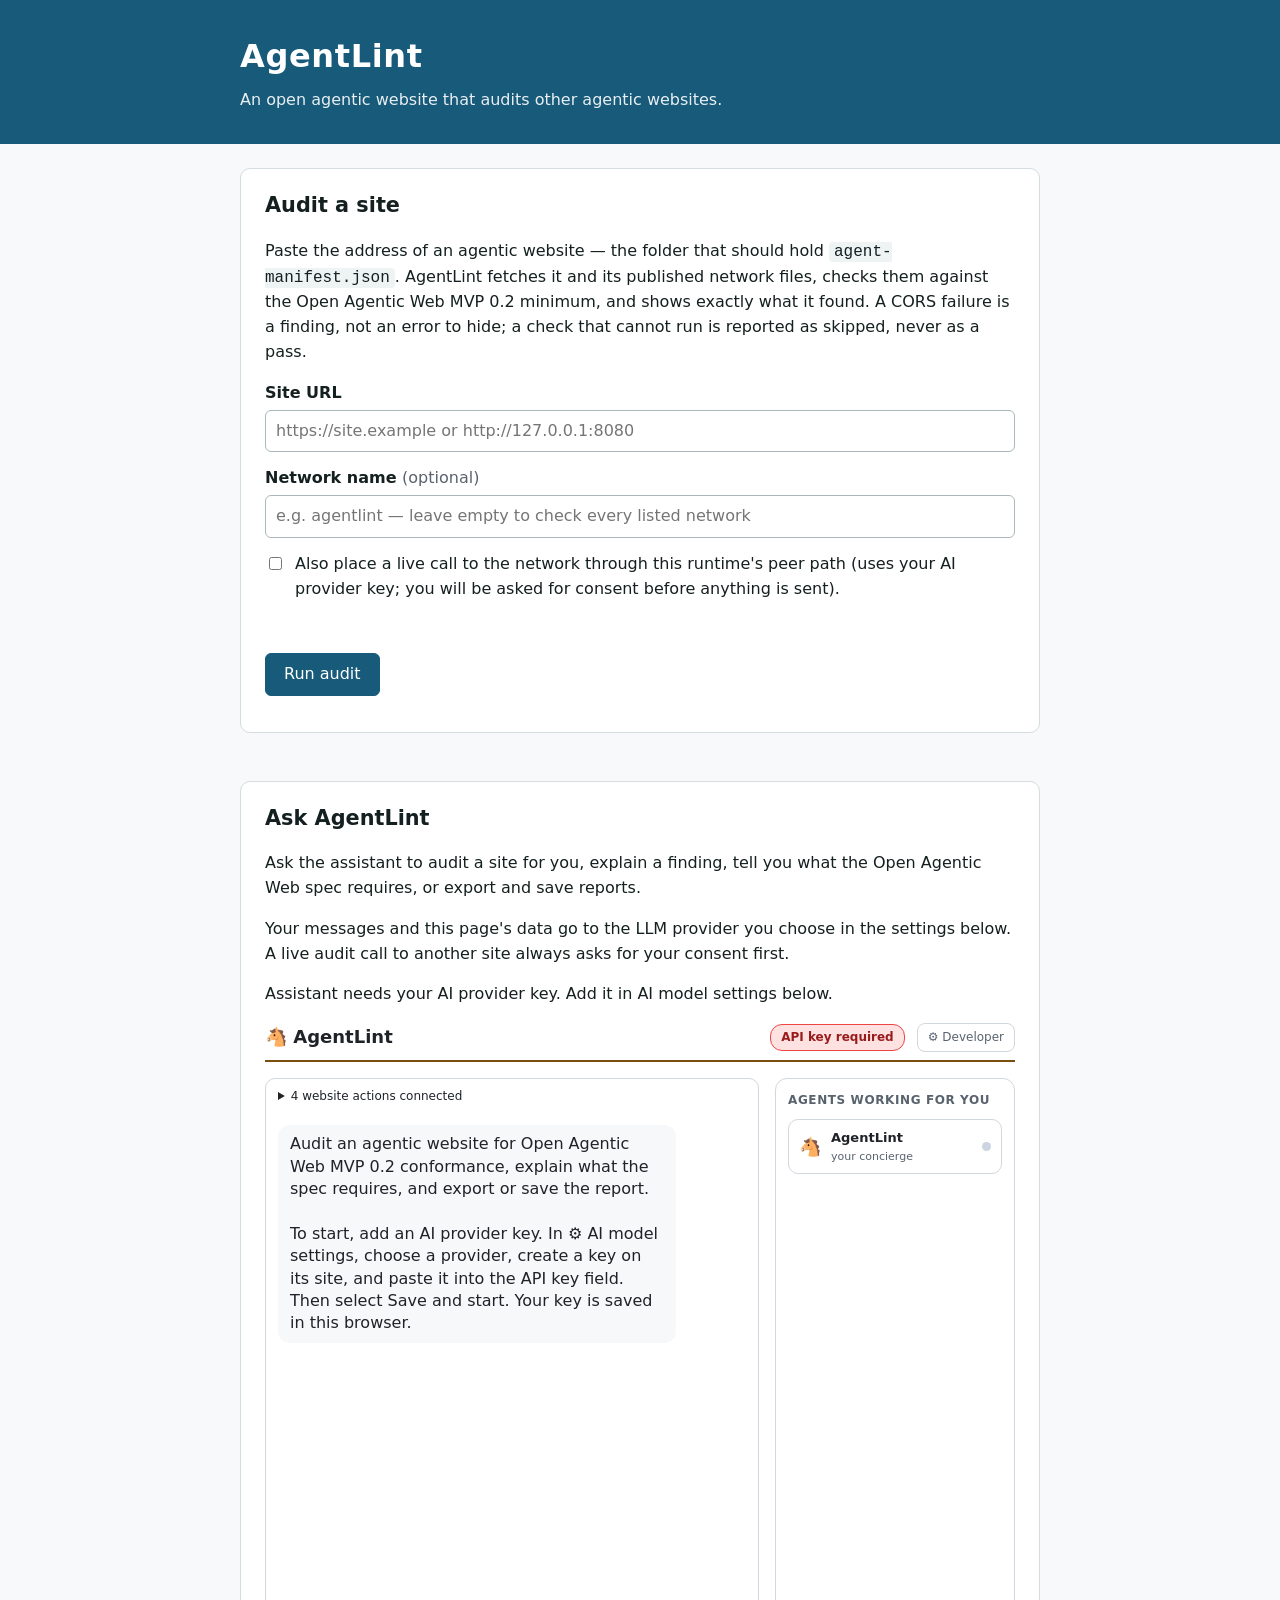
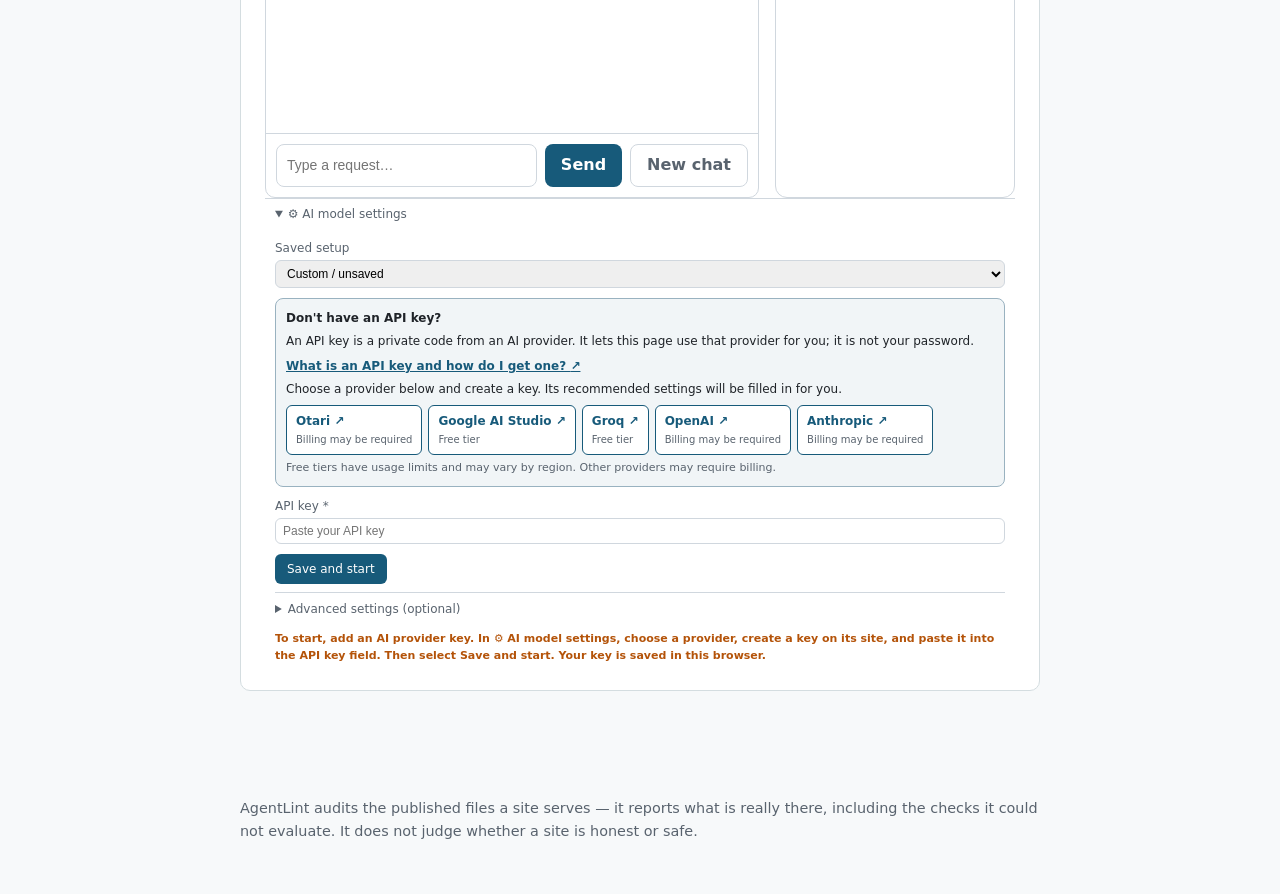
<file: index.html>
<!doctype html>
<html lang="en">
<head>
  <meta charset="utf-8">
  <meta name="viewport" content="width=device-width, initial-scale=1">
  <title>AgentLint — audit an agentic website</title>
  <meta name="description" content="AgentLint audits other agentic websites for Open Agentic Web MVP 0.2 conformance and reports what it actually finds.">
  <link rel="icon" href="data:image/svg+xml,%3Csvg xmlns='http://www.w3.org/2000/svg' viewBox='0 0 16 16'%3E%3Crect width='16' height='16' rx='3' fill='%23175a7a'/%3E%3Cpath d='M4 8l3 3 5-6' stroke='%23fff' stroke-width='2' fill='none'/%3E%3C/svg%3E">
  <link rel="stylesheet" href="styles.css">
  <script type="module" src="audit.js"></script>
  <script type="module" src="site.js"></script>
</head>
<body>
<header class="site-header">
  <h1>AgentLint</h1>
  <p class="tagline">An open agentic website that audits other agentic websites.</p>
</header>

<main>
  <section aria-labelledby="audit-heading">
    <h2 id="audit-heading">Audit a site</h2>
    <p>Paste the address of an agentic website — the folder that should hold
      <code>agent-manifest.json</code>. AgentLint fetches it and its published
      network files, checks them against the Open Agentic Web MVP 0.2 minimum,
      and shows exactly what it found. A CORS failure is a finding, not an error
      to hide; a check that cannot run is reported as skipped, never as a pass.</p>
    <form id="audit-form">
      <div class="field-row">
        <label for="audit-url">Site URL</label>
        <input id="audit-url" name="url" type="url" required
               placeholder="https://site.example or http://127.0.0.1:8080"
               autocomplete="url" spellcheck="false">
      </div>
      <div class="field-row">
        <label for="audit-network">Network name <span class="optional">(optional)</span></label>
        <input id="audit-network" name="network" type="text"
               placeholder="e.g. agentlint — leave empty to check every listed network"
               autocomplete="off" spellcheck="false">
      </div>
      <div class="field-row field-inline">
        <input id="audit-live" name="live" type="checkbox">
        <label for="audit-live">Also place a live call to the network through this
          runtime's peer path (uses your AI provider key; you will be asked for
          consent before anything is sent).</label>
      </div>
      <p id="audit-error" class="error" role="alert"></p>
      <button id="audit-run" type="submit">Run audit</button>
      <p id="audit-status" class="status" role="status"></p>
    </form>
  </section>

  <section id="report-panel" hidden aria-labelledby="report-heading">
    <h2 id="report-heading">Report</h2>
    <p class="verdict"><span id="verdict-grade" class="grade"></span>
    <span id="verdict-text"></span></p>
    <ul id="checks-list" class="checks"></ul>
    <div class="report-actions">
      <button id="export-report" type="button">Show JSON export</button>
      <button id="save-report" type="button">Save summary to directory</button>
    </div>
    <details id="export-panel" hidden>
      <summary>Machine-readable report</summary>
      <pre id="export-json"></pre>
    </details>
  </section>

  <section id="history-panel" hidden aria-labelledby="history-heading">
    <h2 id="history-heading">Audit history</h2>
    <ul id="history-list"></ul>
  </section>

  <section id="directory-panel" hidden aria-labelledby="directory-heading">
    <h2 id="directory-heading">Saved directory</h2>
    <p>Report summaries saved from this browser, newest first.</p>
    <ul id="directory-list"></ul>
  </section>

  <section id="assistant" class="assistant" aria-labelledby="assistant-heading">
    <h2 id="assistant-heading">Ask AgentLint</h2>
    <p>Ask the assistant to audit a site for you, explain a finding, tell you what
      the Open Agentic Web spec requires, or export and save reports.</p>
    <p class="assistant-note">Your messages and this page's data go to the LLM provider you choose in the settings below. A live audit call to another site always asks for your consent first.</p>
    <p id="assistant-status" role="status">Connecting the assistant… If this message stays, the assistant could not load. You can still use the page directly.</p>
    <div id="agent-app">
      <div data-ns-slot="header"></div>
      <div class="assistant-panels">
        <div data-ns-slot="chat"></div>
        <div data-ns-slot="agents"></div>
      </div>
      <div data-ns-slot="settings"></div>
    </div>
  </section>
</main>

<footer class="site-footer">
  <p>AgentLint audits the published files a site serves — it reports what is
    really there, including the checks it could not evaluate. It does not judge
    whether a site is honest or safe.</p>
</footer>
</body>
</html>
</file>
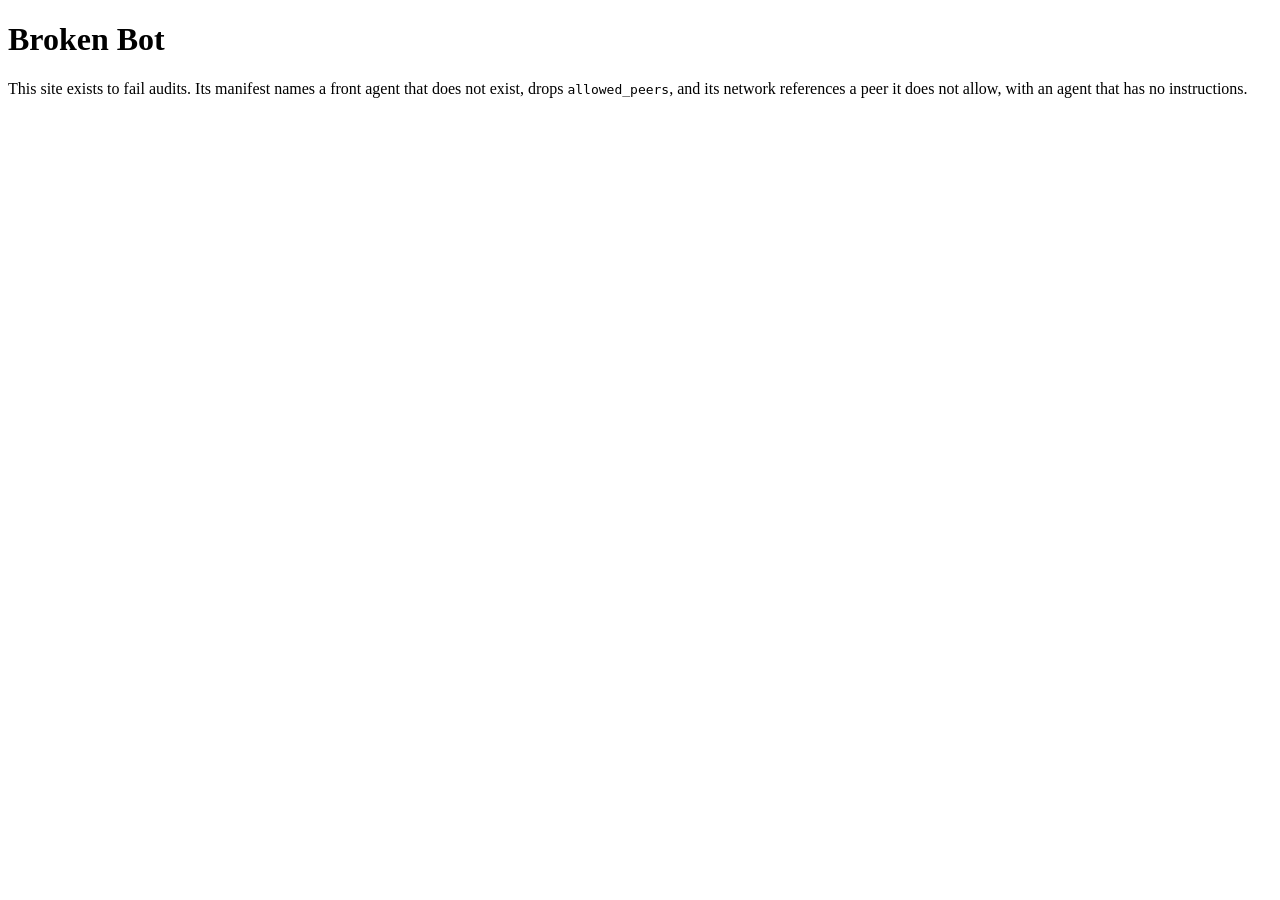
<file: examples/broken-site/index.html>
<!doctype html>
<html lang="en">
<head><meta charset="utf-8"><title>Broken Bot — intentionally broken agentic site</title></head>
<body>
<h1>Broken Bot</h1>
<p>This site exists to fail audits. Its manifest names a front agent that does not
exist, drops <code>allowed_peers</code>, and its network references a peer it does
not allow, with an agent that has no instructions.</p>
</body>
</html>
</file>
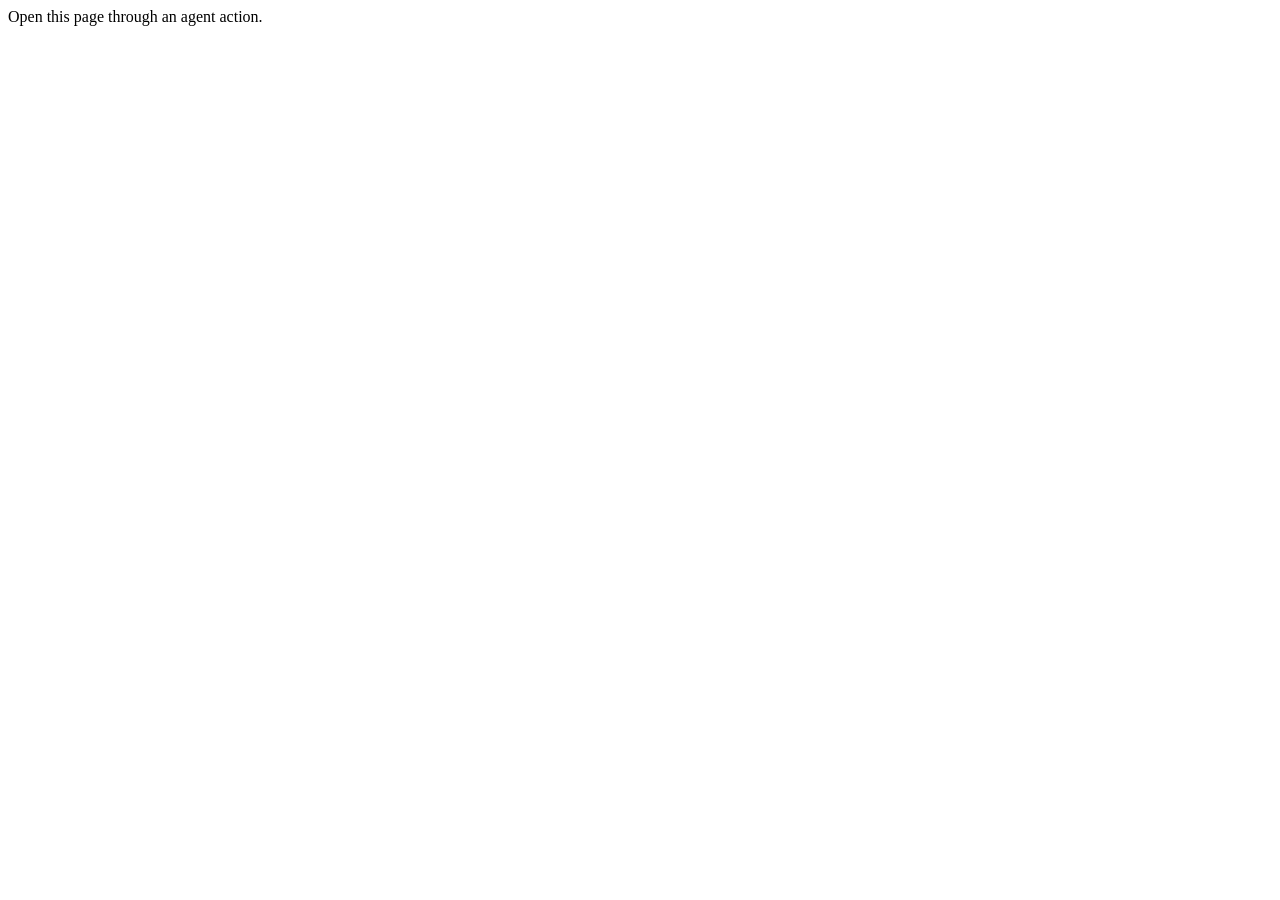
<file: bridge/action-bridge.html>
<!doctype html>
<!--
  Action bridge, copied here by build_network.mjs. Do not edit it.
  Other agent sites load this page in a hidden frame before they run this site's network.
  It reads agent-manifest.json in this folder, which lists no action module, so it shares
  no actions and loads none of the site's own code. Do not block framing for this folder.
-->
<html lang="en">
  <head>
    <meta charset="utf-8">
    <meta name="robots" content="noindex">
    <title>Action bridge</title>
    <script type="module" src="../runtime/action-bridge.js"></script>
  </head>
  <body></body>
</html>
</file>
<file: styles.css>
/* AgentLint site styles. */
:root {
  color-scheme: light;
}
* { box-sizing: border-box; }
body {
  margin: 0;
  font: 16px/1.55 system-ui, sans-serif;
  color: #14201f;
  background: #f7f9fa;
}
.site-header {
  background: #175a7a;
  color: #fff;
  padding: 32px max(24px, calc(50vw - 400px));
}
.site-header h1 { margin: 0; font-size: 2rem; letter-spacing: 0.02em; }
.tagline { margin: 6px 0 0; opacity: 0.9; }
main { padding: 24px max(24px, calc(50vw - 400px)) 48px; }
section {
  background: #fff;
  border: 1px solid #d4dde0;
  border-radius: 10px;
  padding: 20px 24px;
  margin-bottom: 24px;
}
h2 { margin-top: 0; font-size: 1.3rem; }
code { background: #eef3f4; padding: 1px 5px; border-radius: 4px; }

.field-row { margin-bottom: 14px; }
.field-row label { display: block; font-weight: 600; margin-bottom: 4px; }
.field-inline { display: flex; gap: 10px; align-items: flex-start; }
.field-inline label { font-weight: 400; margin: 0; }
.optional { font-weight: 400; color: #59636e; }
input[type="url"], input[type="text"] {
  width: 100%;
  padding: 8px 10px;
  border: 1px solid #aab8bd;
  border-radius: 6px;
  font: inherit;
}
input[type="checkbox"] { margin-top: 5px; }
button {
  font: inherit;
  padding: 8px 18px;
  border: 1px solid #175a7a;
  border-radius: 6px;
  background: #175a7a;
  color: #fff;
  cursor: pointer;
}
button:hover { background: #0f4a66; }
.report-actions button { background: #fff; color: #175a7a; margin-right: 10px; }
.report-actions button:hover { background: #eef3f4; }
.error { color: #b3261e; font-weight: 600; min-height: 1.2em; }
.status { color: #59636e; }

.verdict { font-size: 1.05rem; }
.grade {
  display: inline-block;
  font-weight: 700;
  padding: 2px 12px;
  border-radius: 12px;
  margin-right: 10px;
  color: #fff;
  background: #59636e;
}
.grade[data-grade="pass"] { background: #1a7f37; }
.grade[data-grade="fail"] { background: #b3261e; }

.checks { list-style: none; padding: 0; }
.checks > li {
  border: 1px solid #d4dde0;
  border-left-width: 5px;
  border-radius: 6px;
  padding: 10px 14px;
  margin-bottom: 10px;
}
.checks > li[data-status="pass"] { border-left-color: #1a7f37; }
.checks > li[data-status="warn"] { border-left-color: #9a6700; }
.checks > li[data-status="fail"] { border-left-color: #b3261e; }
.checks > li[data-status="skipped"] { border-left-color: #59636e; }
.check-head { display: flex; gap: 10px; align-items: baseline; }
.chip {
  font-size: 0.75rem;
  font-weight: 700;
  padding: 1px 8px;
  border-radius: 10px;
  color: #fff;
  background: #59636e;
}
.chip-pass { background: #1a7f37; }
.chip-warn { background: #9a6700; }
.chip-fail { background: #b3261e; }
.check-title { font-weight: 600; }
.check-summary { margin: 6px 0; }
.check-evidence {
  list-style: none;
  padding-left: 0;
  font-family: ui-monospace, monospace;
  font-size: 0.85rem;
}
.check-evidence li {
  padding: 3px 0 3px 14px;
  border-left: 3px solid #d4dde0;
  margin: 4px 0;
  overflow-wrap: anywhere;
}
.check-evidence li[data-severity="fail"] { border-left-color: #b3261e; }
.check-evidence li[data-severity="warn"] { border-left-color: #9a6700; }
.check-evidence li[data-severity="pass"] { border-left-color: #1a7f37; }
#export-json {
  max-height: 420px;
  overflow: auto;
  background: #f6f8fa;
  border: 1px solid #d4dde0;
  border-radius: 6px;
  padding: 12px;
  font-size: 0.8rem;
}
#history-list, #directory-list { padding-left: 20px; }
.site-footer {
  padding: 20px max(24px, calc(50vw - 400px)) 40px;
  color: #59636e;
  font-size: 0.9rem;
}

/* Assistant layout. The runtime reads these variables for its chat, settings and
   agent panels. White text sits on --ns-primary (the visitor's messages, Send, and
   the chat form and settings buttons) and on --ns-accent (Send while a turn is
   steered), so both keep at least 4.5:1 contrast with white. --ns-accent also
   underlines the chat header. */
.assistant { margin-top: 48px; }
#agent-app {
  --ns-font: system-ui, sans-serif;
  --ns-bg: #ffffff;
  --ns-fg: #1f2328;
  --ns-primary: #175a7a;
  --ns-accent: #7a4d10;
  --ns-border: #d0d7de;
  --ns-panelbg: #ffffff;
  --ns-msgbg: #f6f8fa;
  --ns-muted: #59636e;
}
.assistant-panels {
  display: grid;
  grid-template-columns: minmax(0, 1fr) 240px;
  gap: 16px;
  margin-top: 16px;
}
/* Set the height once the runtime has mounted the chat, so a failed load leaves no
   empty box. */
#agent-app.ns-composed-app [data-ns-slot="chat"] { height: 720px; }
/* The runtime gives the chat no background of its own. Keep --ns-msgbg different from
   --ns-bg, or bot replies lose their bubble. */
#agent-app .ns-chat { background: var(--ns-bg); }
/* Site-wide form rules often stretch the runtime's own controls. Undo them here. */
#agent-app input[type="checkbox"],
#agent-app input[type="radio"] { width: auto; }
#agent-app .ns-header { flex-wrap: wrap; }
#agent-app .ns-settings-body label { margin: 4px 0; font-weight: 400; }
#agent-app .ns-w-label { font-family: inherit; }
#agent-app .ns-widget label { margin: 0; }
#agent-app .ns-w-radio label,
#agent-app .ns-w-multi label,
#agent-app .ns-w-toggle { font-weight: 400; }
#agent-app .ns-w-toggle { font-size: 13px; }
#agent-app button { margin: 0; }
#agent-app .ns-w-choice { color: var(--ns-fg); }
#agent-app .ns-devtoggle:not(.on):hover,
#agent-app .ns-modal-close:hover { background: transparent; }
#agent-app .ns-w-choice:disabled:hover { background: #fafbfc; }
/* The runtime's message rule hides the partner consent card's own background, and its
   Decline label then has too little contrast. */
#agent-app .ns-consent { background: #fffbeb; }
/* While a consent card waits, the status line above it already says "Contacting",
   though nothing has been sent. Hide it until the visitor answers. */
#agent-app .ns-msgs:has(.ns-consent-actions) > .ns-turn-status { display: none; }
#agent-app .ns-msg { overflow-wrap: break-word; }
#agent-app .ns-consent-actions { flex-wrap: wrap; }
#agent-app .ns-consent-actions button { white-space: nowrap; }
/* Dialogs site.js or the runtime add to <body> sit outside #agent-app. */
body > dialog h2 { margin: 0 0 12px; font: 700 1.25em system-ui, sans-serif; }
body > dialog button { margin-right: 8px; }
.assistant-review { max-width: 640px; width: 85%; max-height: 85vh; overflow: auto; border: 1px solid #888; border-radius: 12px; padding: 24px; font: 16px system-ui, sans-serif; }
.assistant-review dl { display: grid; grid-template-columns: fit-content(40%) 1fr; gap: 4px 16px; margin: 12px 0; }
.assistant-review dt { font-weight: 600; }
.assistant-review dd { margin: 0; overflow-wrap: anywhere; }
.assistant-review details { margin: 12px 0; }
.assistant-review pre { white-space: pre-wrap; overflow-wrap: anywhere; }
.assistant-review .assistant-decline { background: transparent; color: inherit; border: 1px solid currentColor; }

@media (max-width: 760px) {
  .assistant-panels { grid-template-columns: 1fr; }
  .assistant-review dl { grid-template-columns: 1fr; gap: 0; }
  .assistant-review dd { margin-bottom: 8px; }
}
</file>
